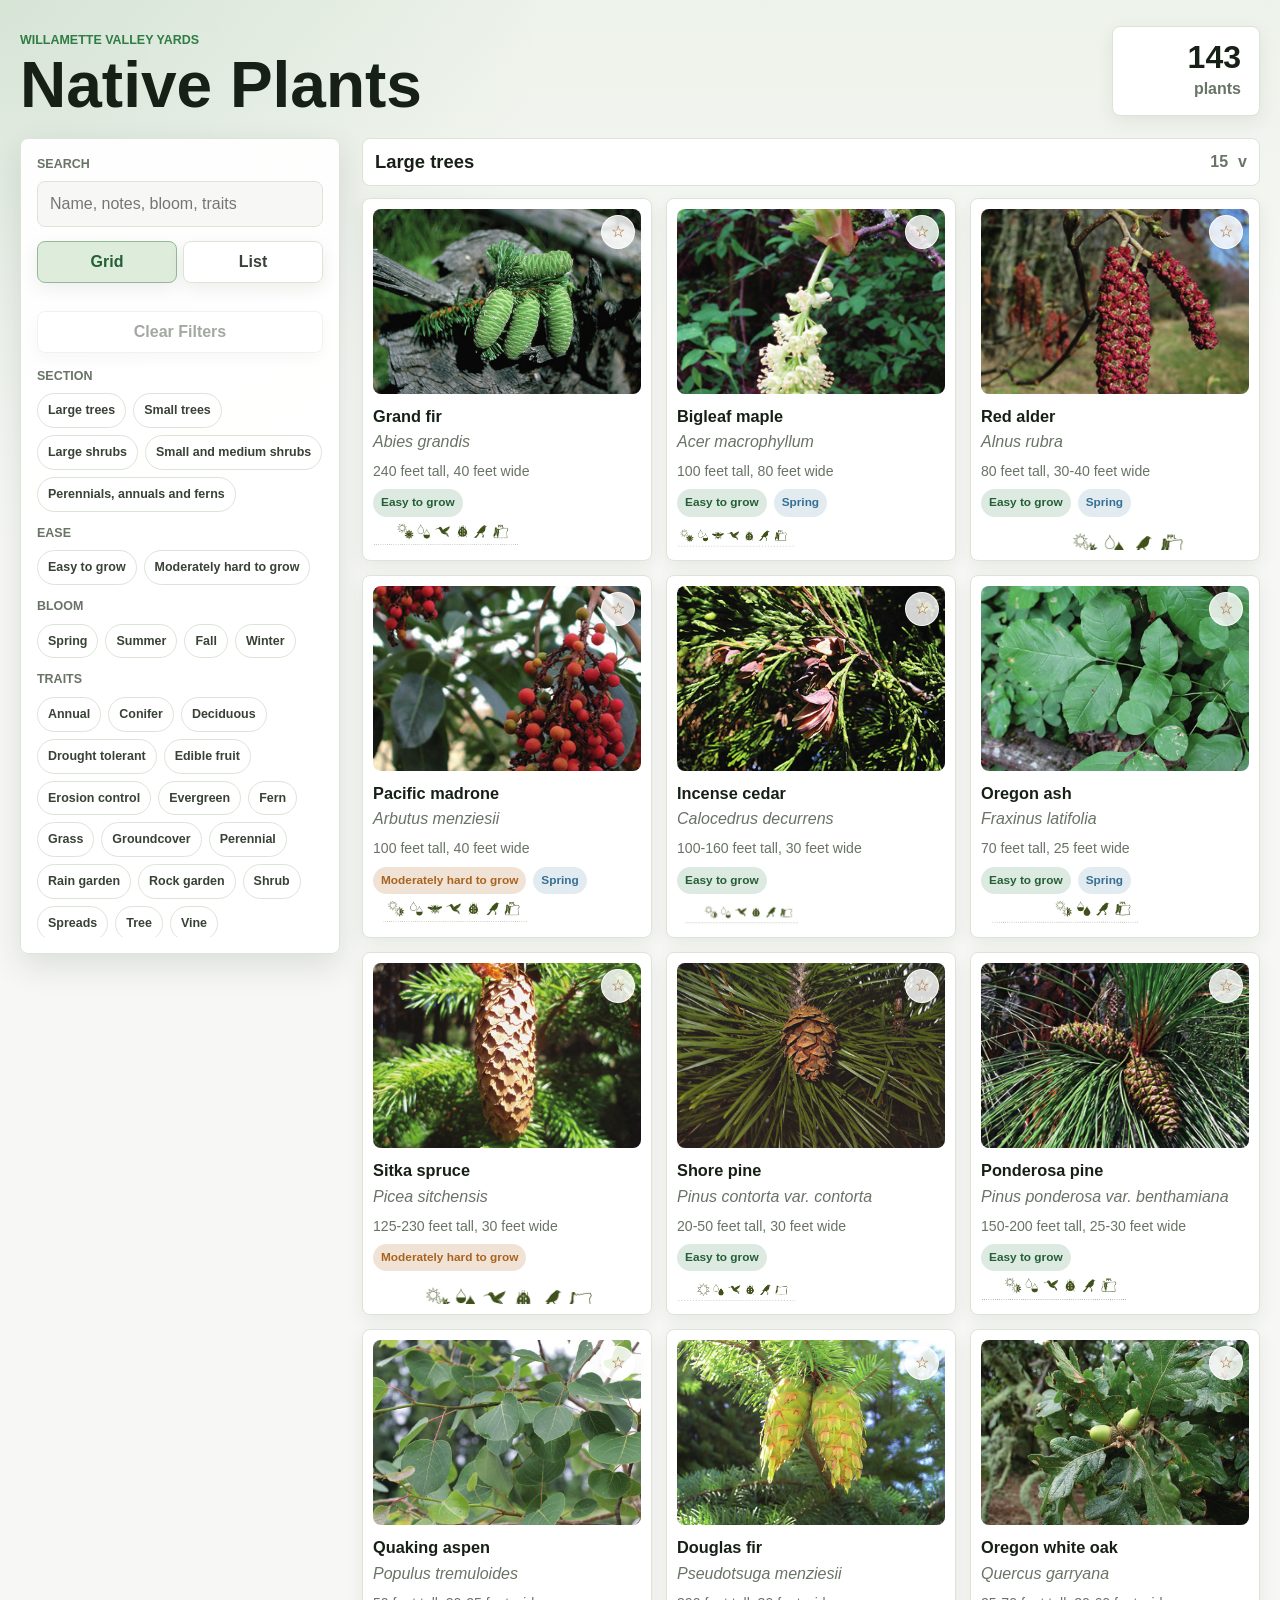
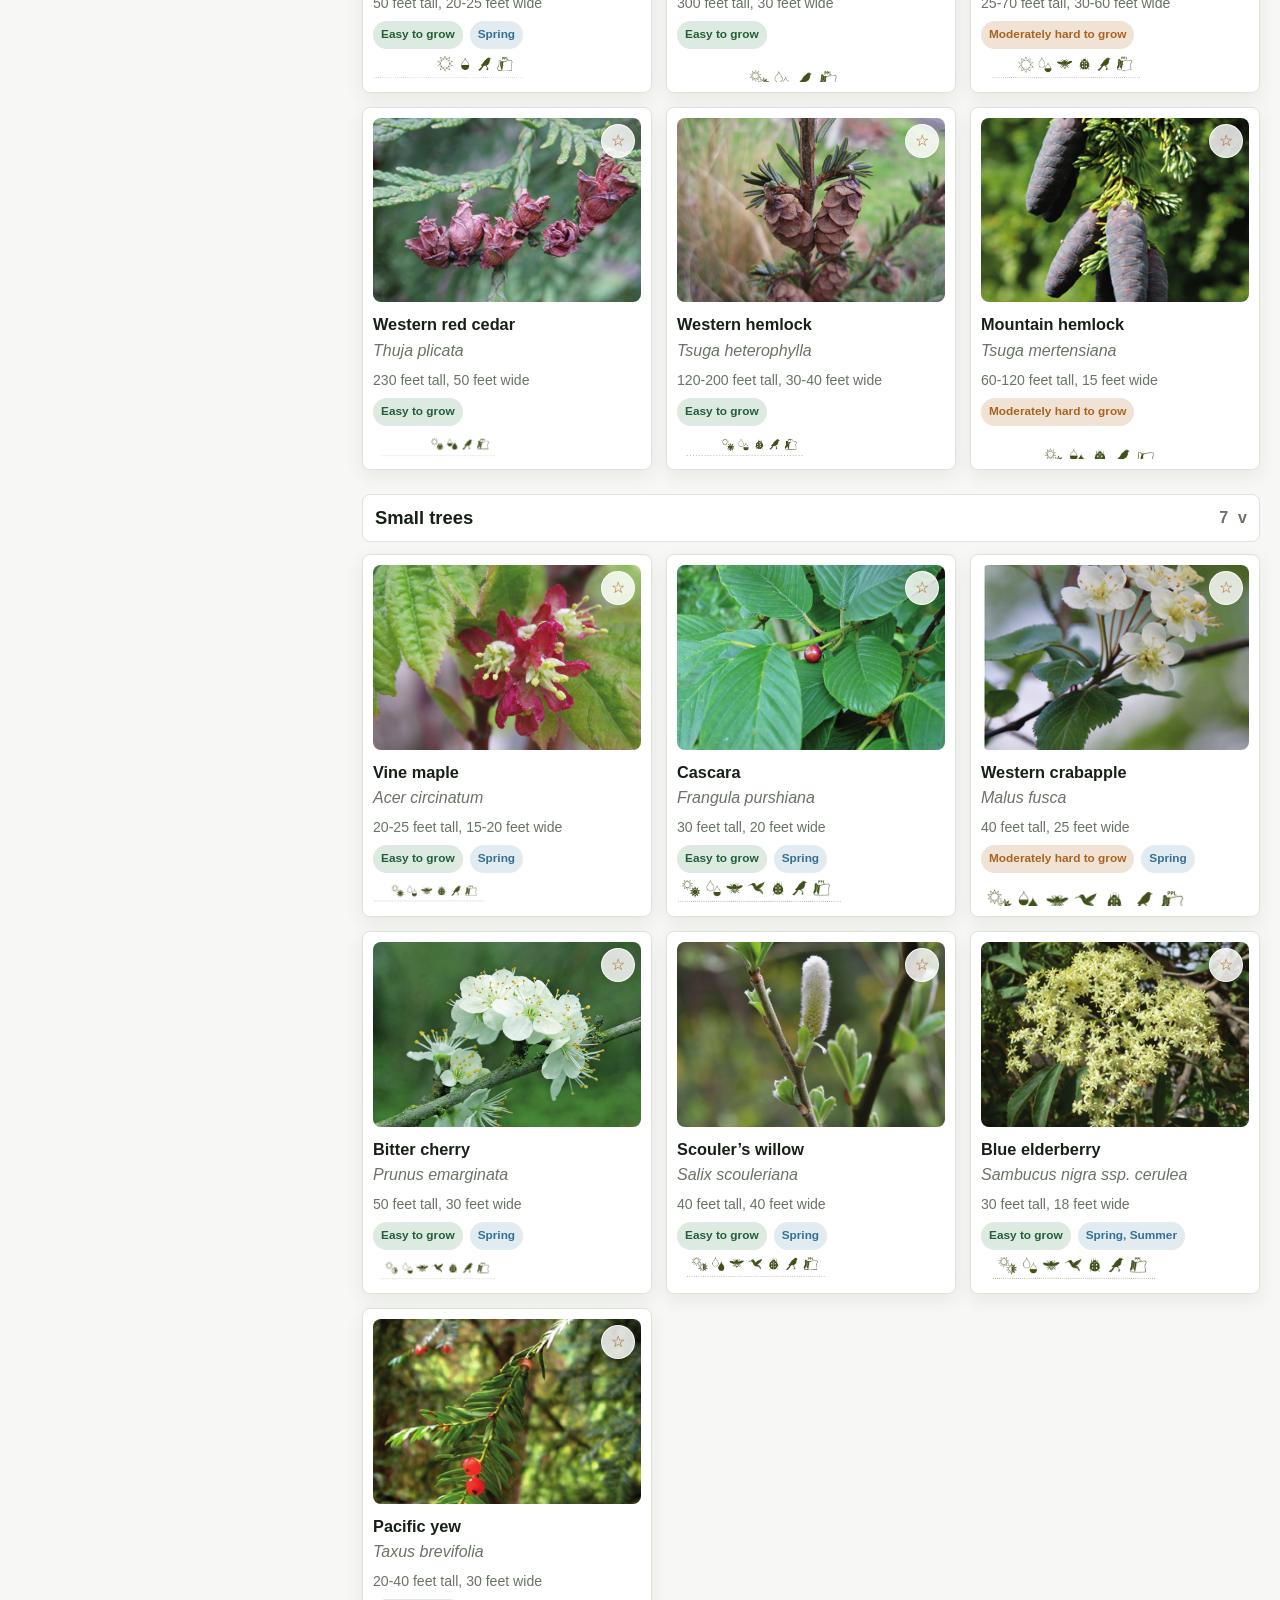
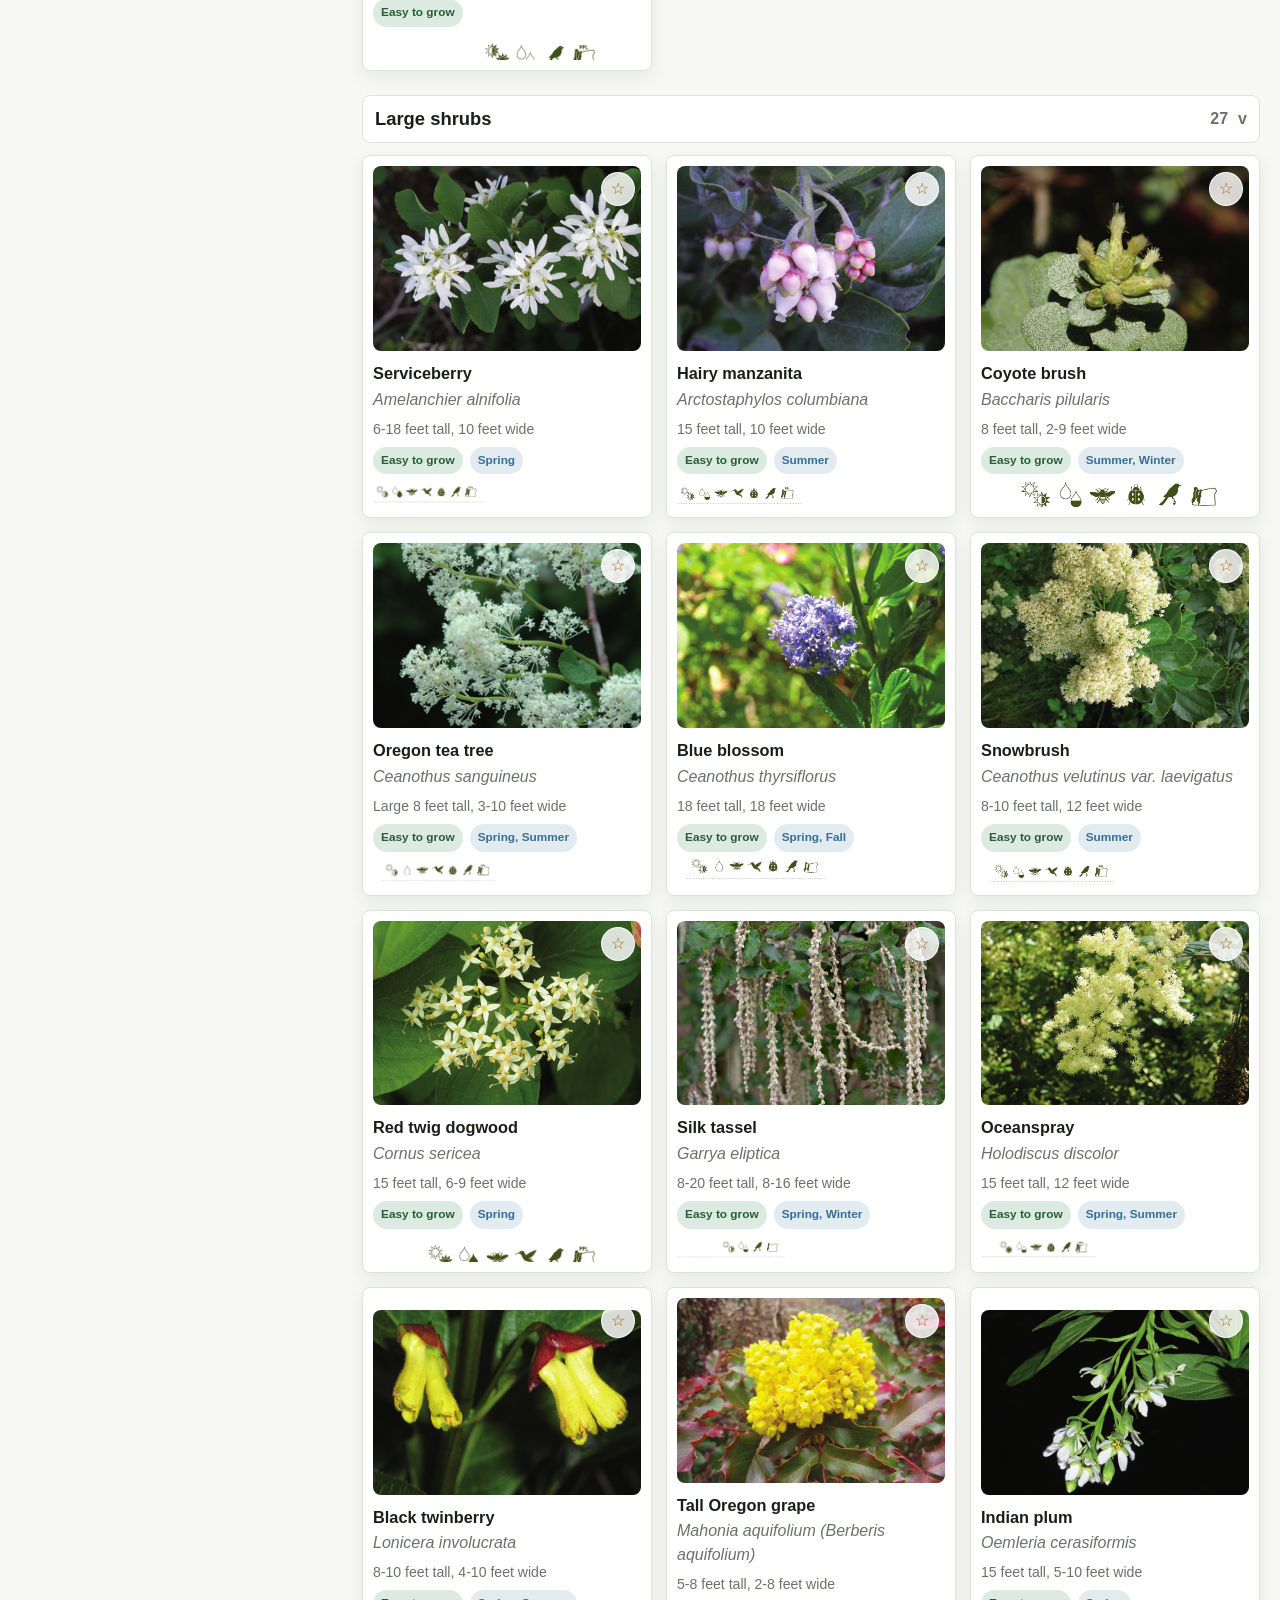
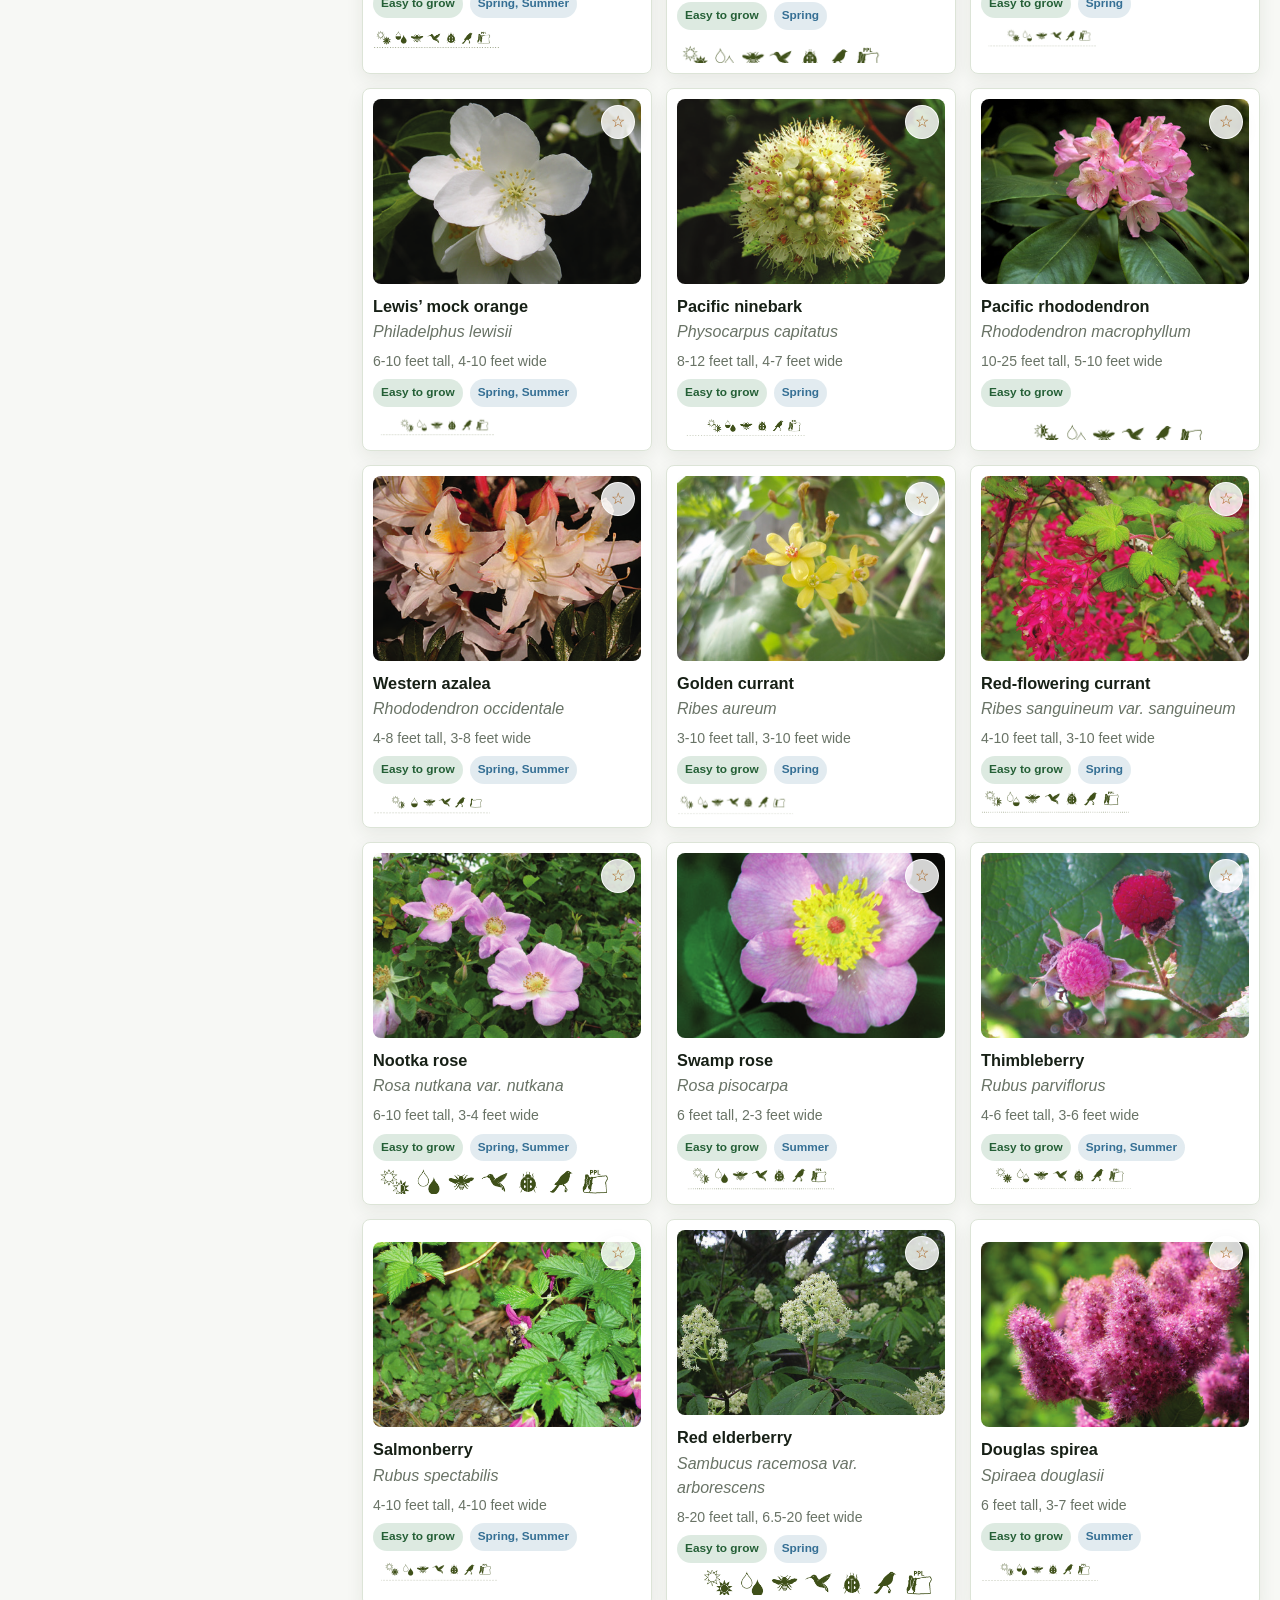
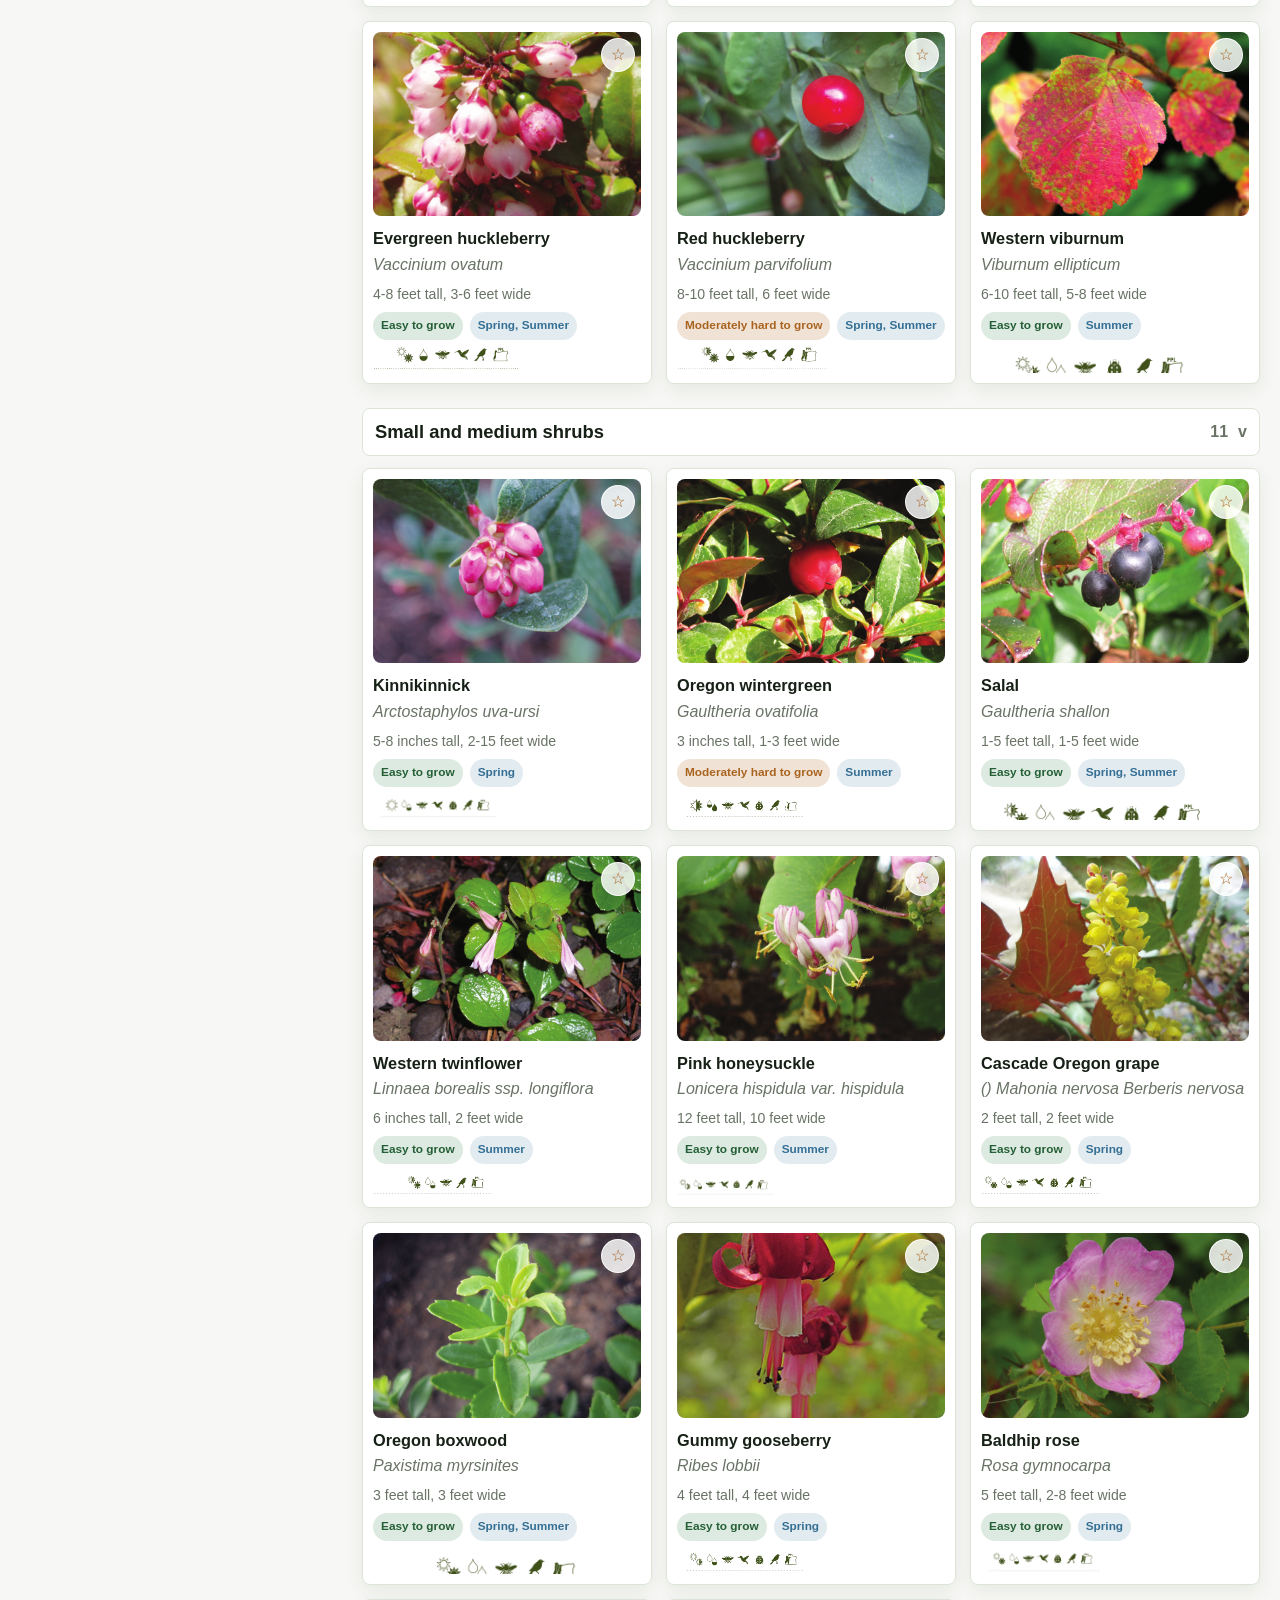
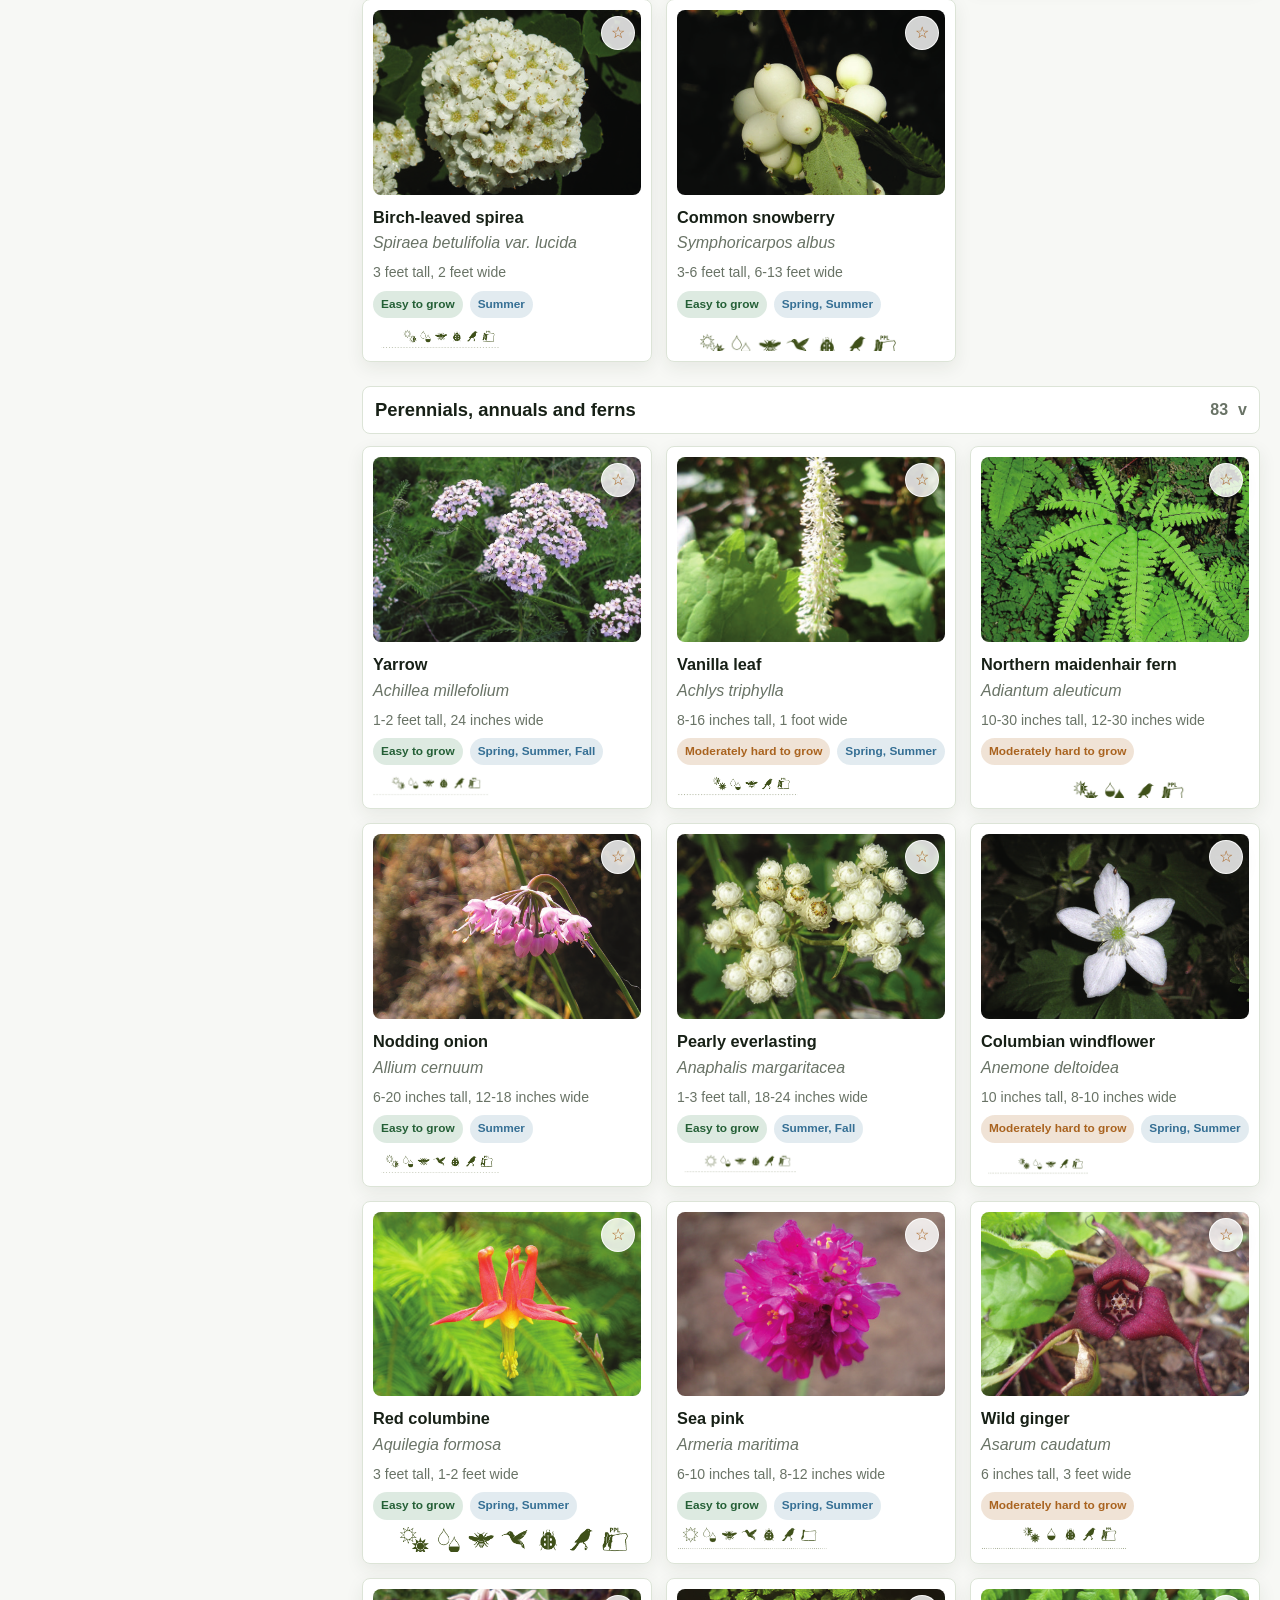
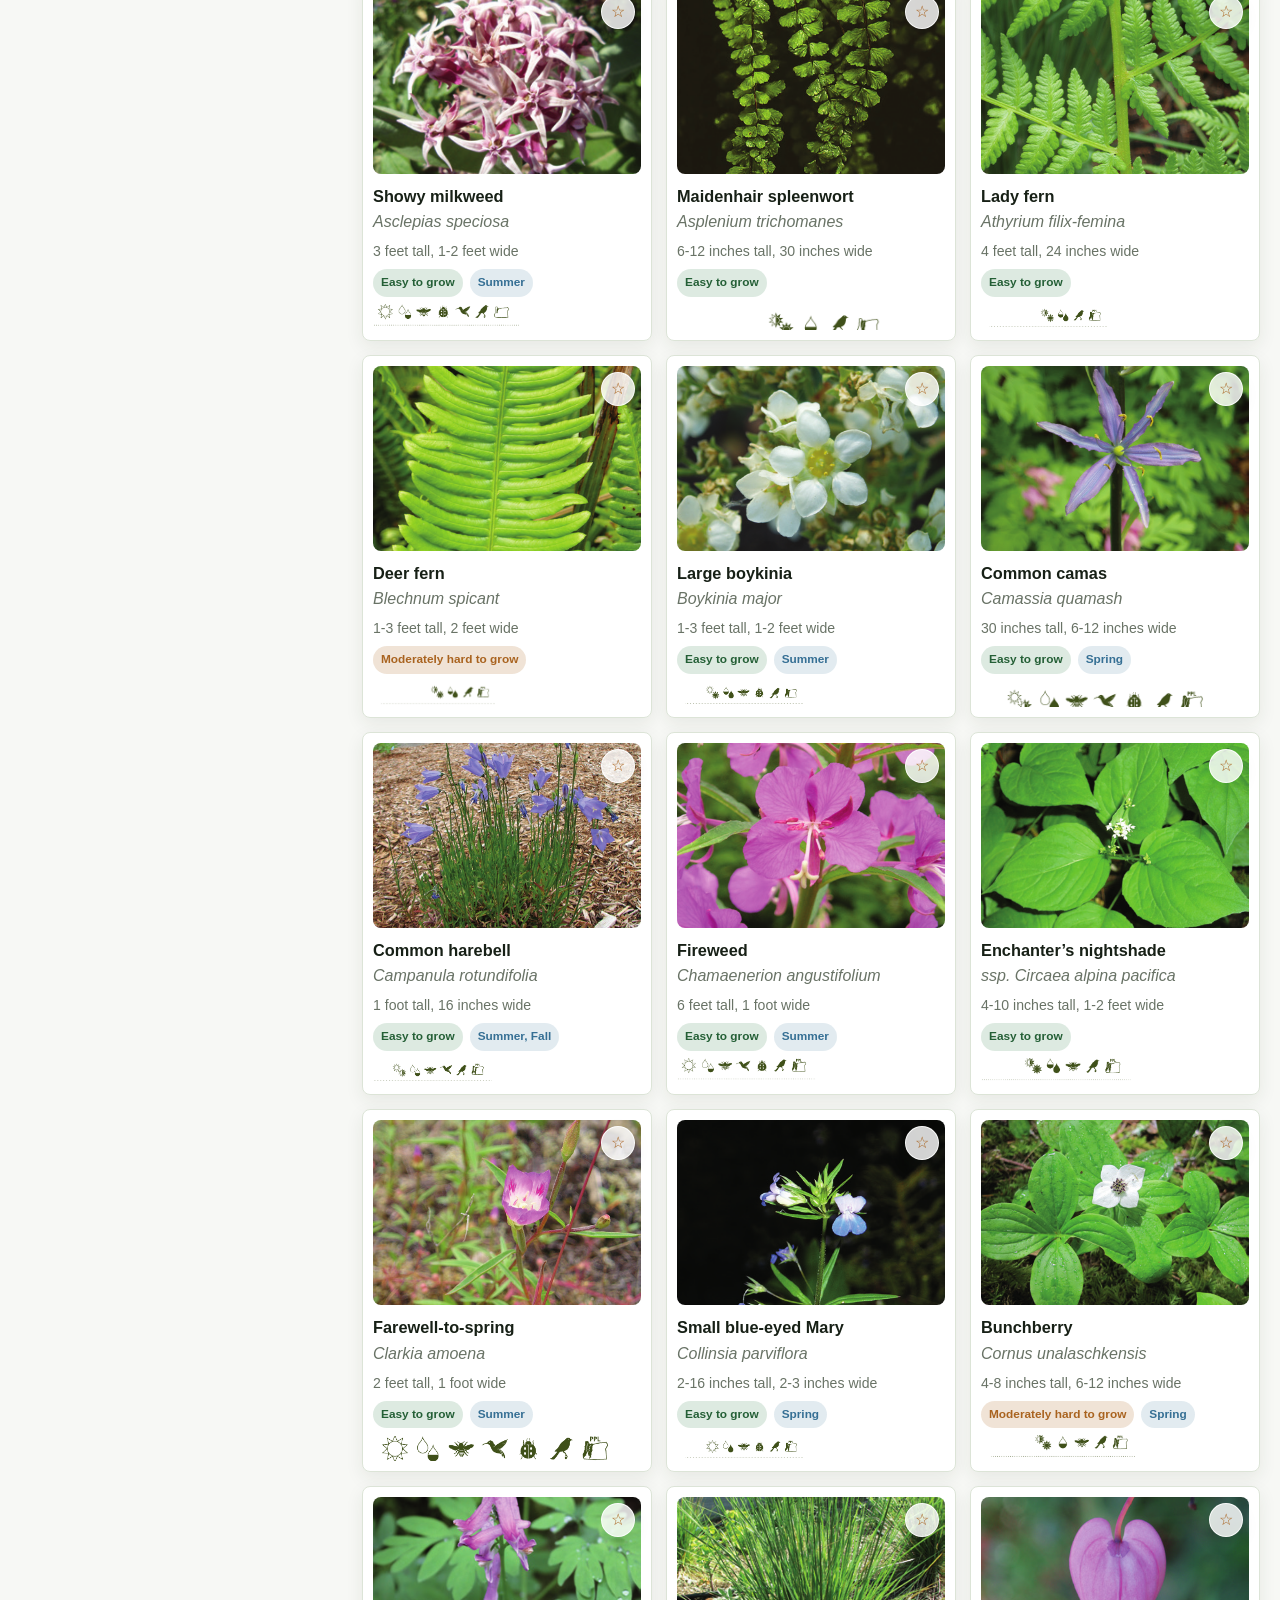
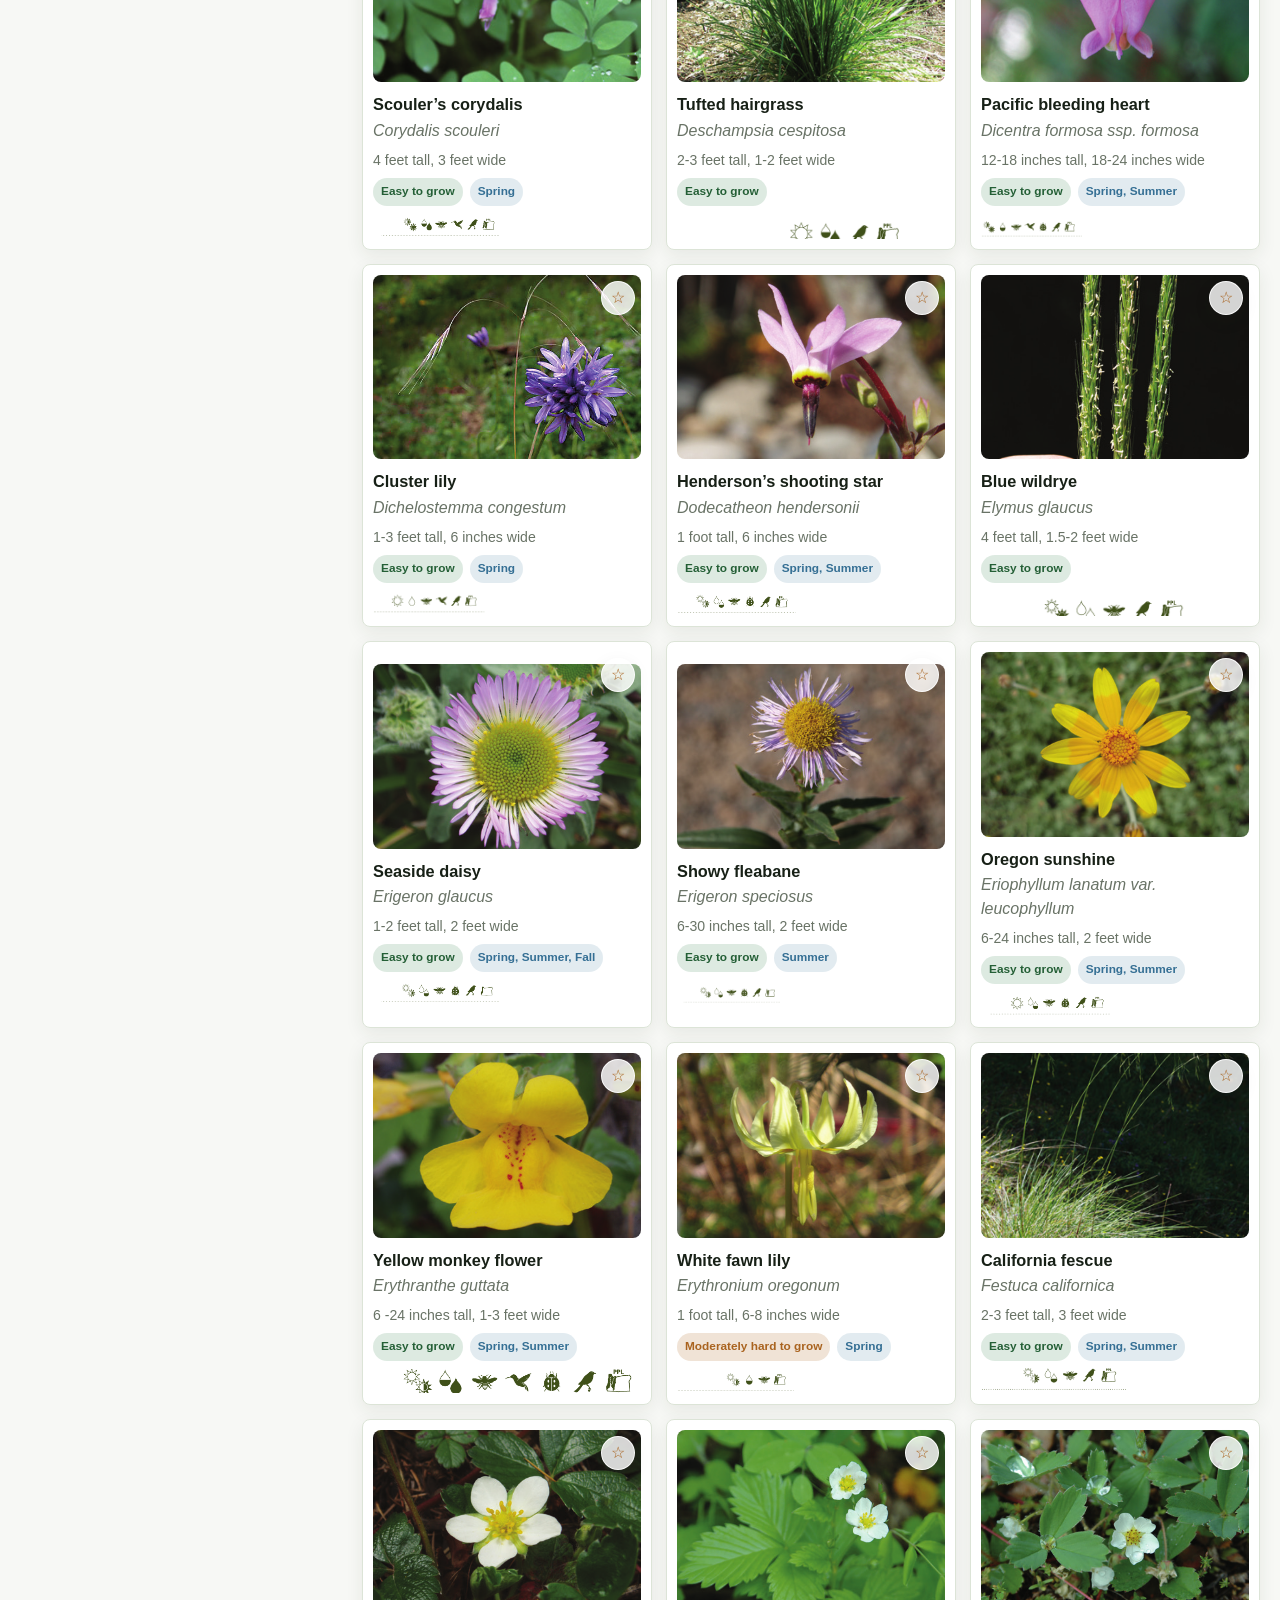
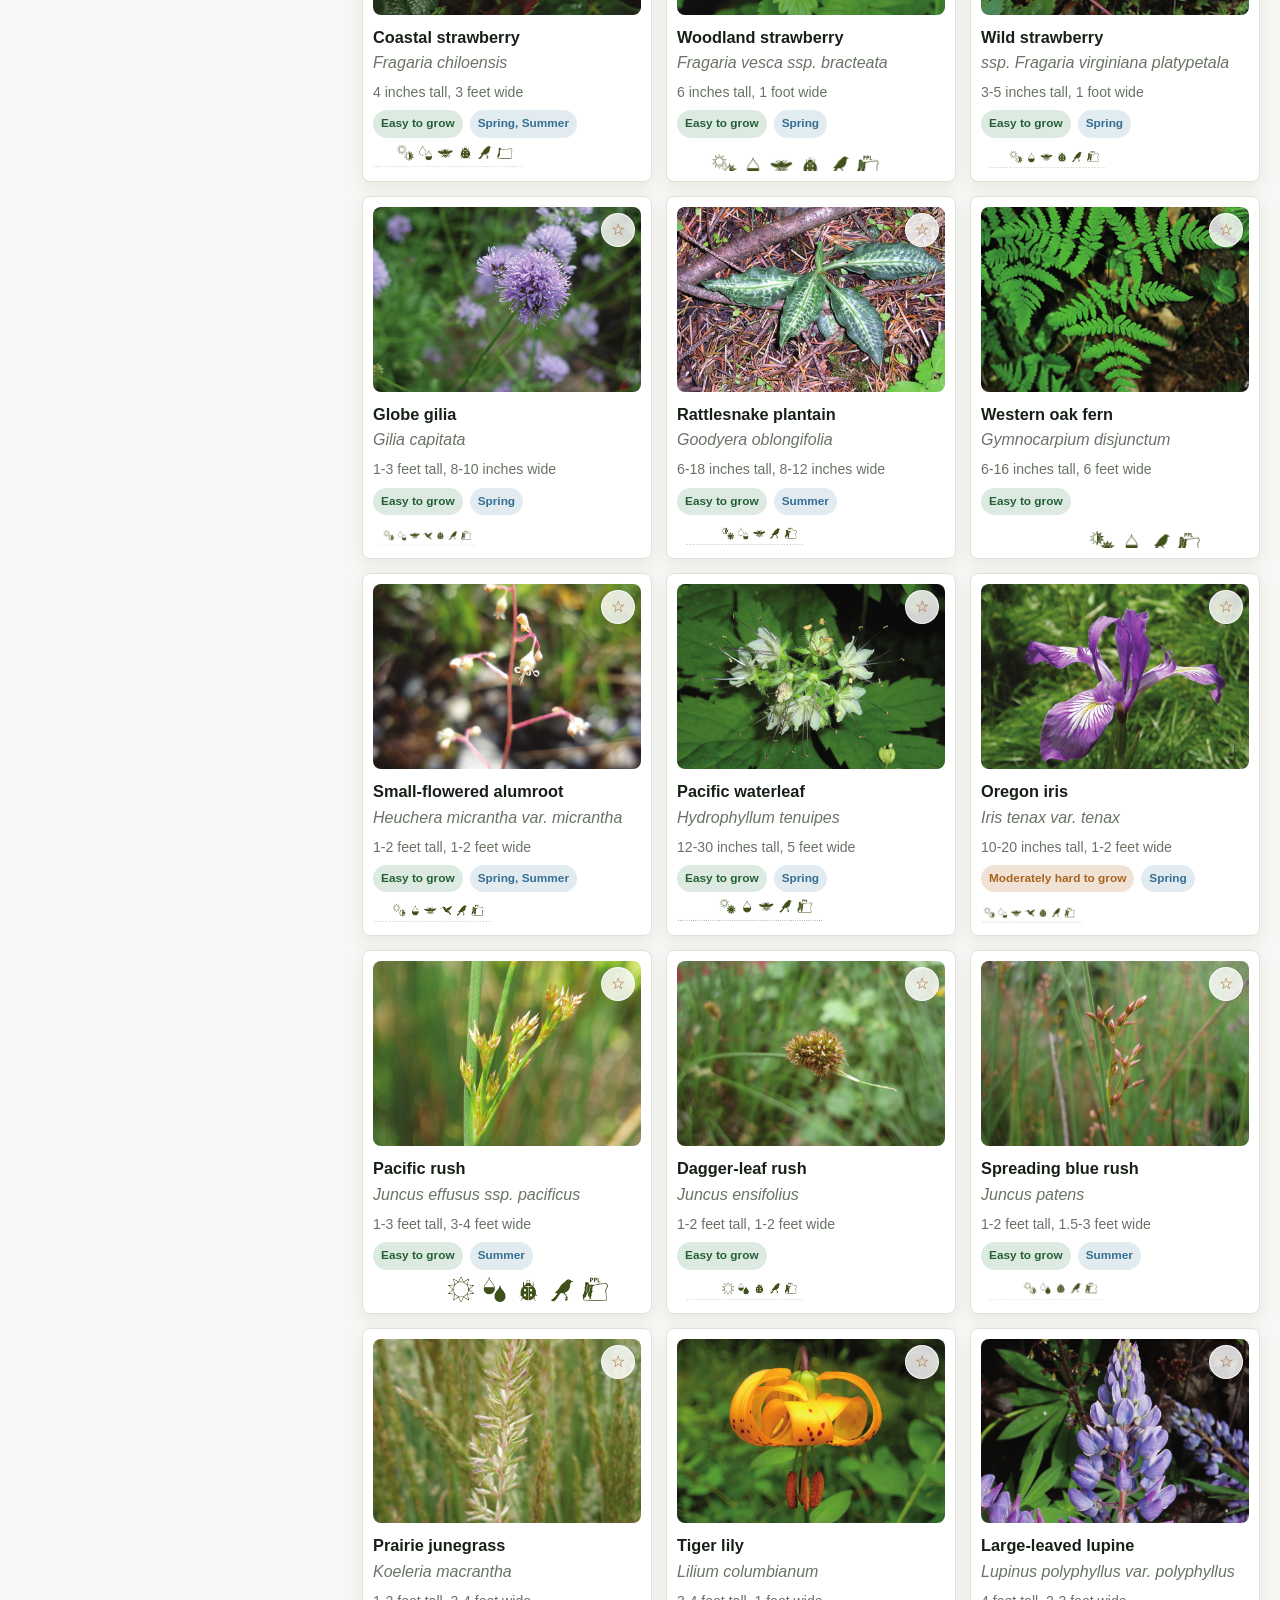
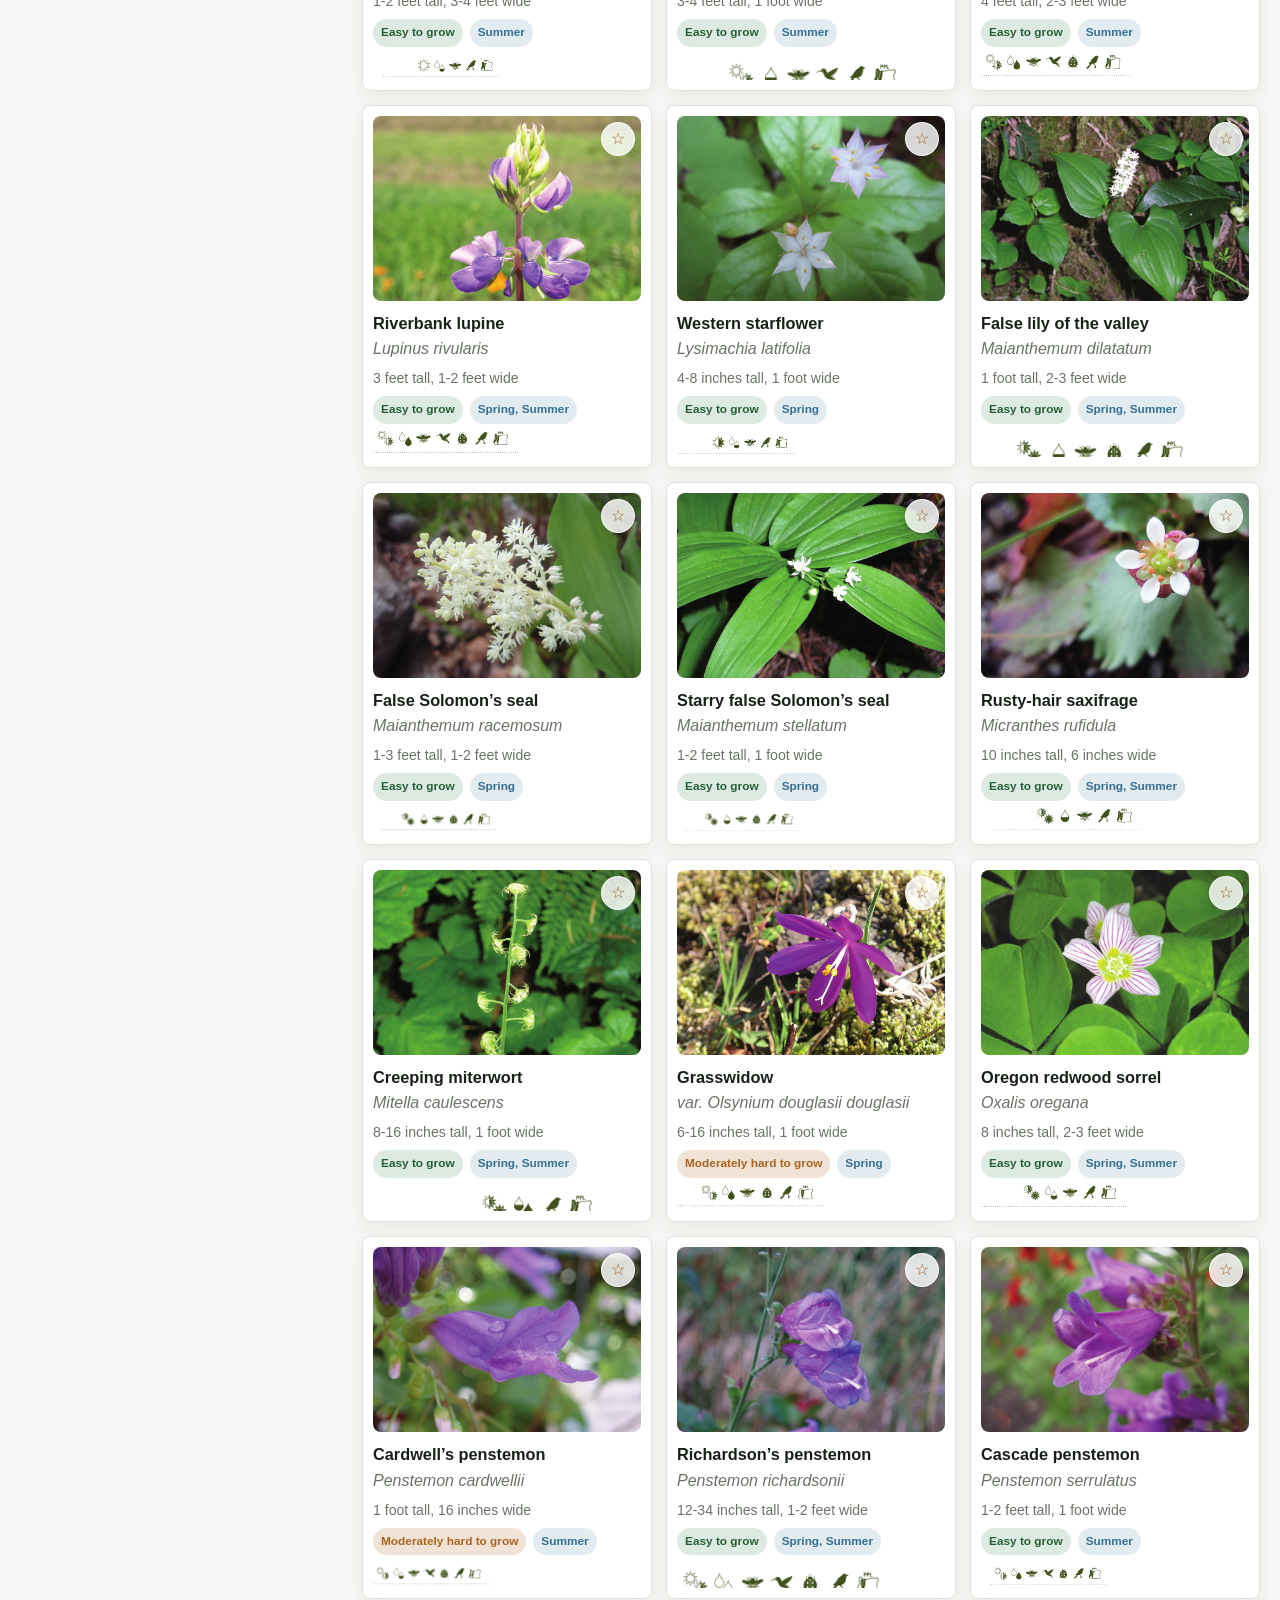
<file: web/index.html>
<!DOCTYPE html>
<html lang="en">
  <head>
    <meta charset="utf-8">
    <meta name="viewport" content="width=device-width, initial-scale=1">
    <meta name="description" content="Browse and filter Oregon native plants for Willamette Valley yards.">
    <meta property="og:type" content="website">
    <meta property="og:title" content="Native Plants">
    <meta property="og:description" content="A searchable Oregon native plant catalog with section, bloom, difficulty, and trait filters.">
    <meta property="og:image" content="images/vine-maple.png">
    <title>Native Plants</title>
    <link rel="stylesheet" href="styles.css">
    <script src="data/plants.js"></script>
    <script src="app.js" defer></script>
  </head>
  <body>
    <main class="app-shell">
      <section class="title-row" aria-labelledby="pageTitle">
        <div>
          <p class="eyebrow">Willamette Valley yards</p>
          <h1 id="pageTitle">Native Plants</h1>
        </div>
        <div class="summary-card" aria-live="polite">
          <strong id="visibleCount">0</strong>
          <span id="visibleLabel">plants</span>
        </div>
      </section>

      <section class="catalog-layout" aria-label="Plant catalog">
        <aside class="filter-panel" aria-label="Filters">
          <div class="filter-panel-top">
            <div>
              <p class="panel-eyebrow">Catalog Controls</p>
              <h2>Find Plants</h2>
            </div>
            <button id="mobileFilterToggle" class="mobile-filter-toggle" type="button" aria-expanded="false" aria-controls="filterGroups">Filters</button>
          </div>

          <div class="search-block">
            <label for="searchInput">Search</label>
            <input id="searchInput" type="search" autocomplete="off" placeholder="Name, notes, bloom, traits">
          </div>

          <div class="view-switch" role="group" aria-label="Layout">
            <button class="view-button is-active" type="button" data-layout="grid">Grid</button>
            <button class="view-button" type="button" data-layout="list">List</button>
          </div>

          <div id="activeFilters" class="active-filters" aria-live="polite"></div>

          <button id="clearFilters" class="clear-button" type="button" disabled>Clear Filters</button>

          <div id="filterGroups" class="filter-groups"></div>
        </aside>

        <section class="results-panel">
          <div id="sectionStack" class="section-stack"></div>
          <div id="emptyState" class="empty-state" hidden>
            <h2>No plants found</h2>
            <p>Clear a filter or search for a broader plant trait.</p>
          </div>
        </section>
      </section>
    </main>

    <dialog id="plantDialog" class="plant-dialog" aria-labelledby="dialogTitle">
      <div class="dialog-scroll">
        <div class="dialog-hero">
          <img id="dialogImage" alt="">
          <button id="closeDialog" class="dialog-close" type="button" aria-label="Close">Close</button>
        </div>
        <div class="dialog-body">
          <div class="dialog-title-row">
            <div>
              <p id="dialogSection" class="eyebrow"></p>
              <h2 id="dialogTitle"></h2>
              <p id="dialogScientific" class="scientific"></p>
            </div>
            <button id="dialogFavorite" class="favorite-toggle" type="button"></button>
          </div>

          <dl class="detail-grid">
            <div>
              <dt>Habit</dt>
              <dd id="dialogHabit"></dd>
            </div>
            <div>
              <dt>Size</dt>
              <dd id="dialogSize"></dd>
            </div>
            <div>
              <dt>Ease</dt>
              <dd id="dialogDifficulty"></dd>
            </div>
            <div>
              <dt>Bloom</dt>
              <dd id="dialogBloom"></dd>
            </div>
          </dl>

          <p id="dialogNotes" class="notes"></p>

          <div>
            <h3>Traits</h3>
            <div id="dialogTraits" class="trait-list"></div>
          </div>

          <div>
            <h3>Plant Cues</h3>
            <img id="dialogIcons" class="detail-icons" alt="">
          </div>

          <p id="dialogSource" class="source-note"></p>
        </div>
      </div>
    </dialog>
  </body>
</html>
</file>
<file: web/styles.css>
:root {
  color-scheme: light;
  --bg-primary: #f7f8f5;
  --bg-secondary: #edf2ea;
  --bg-card: #ffffff;
  --bg-hover: #f0f4ed;
  --text-primary: #172016;
  --text-secondary: #394237;
  --text-muted: #697366;
  --border-color: #dce4d7;
  --accent: #2f7d44;
  --accent-strong: #245f36;
  --accent-soft: #ddecdb;
  --blue: #356f94;
  --amber: #a9631f;
  --danger: #a14433;
  --shadow-sm: 0 6px 18px rgba(33, 45, 31, 0.08);
  --shadow-md: 0 12px 32px rgba(33, 45, 31, 0.12);
}

[data-theme="dark"] {
  color-scheme: dark;
  --bg-primary: #10140f;
  --bg-secondary: #151b13;
  --bg-card: #1b2319;
  --bg-hover: #243020;
  --text-primary: #f1f5ed;
  --text-secondary: #d3dccd;
  --text-muted: #9baa94;
  --border-color: #33402d;
  --accent: #82c776;
  --accent-strong: #a9dd9f;
  --accent-soft: #243a25;
  --blue: #7db8d6;
  --amber: #ddb06f;
  --danger: #df8b77;
  --shadow-sm: 0 10px 26px rgba(0, 0, 0, 0.28);
  --shadow-md: 0 18px 44px rgba(0, 0, 0, 0.38);
}

* {
  box-sizing: border-box;
}

body {
  margin: 0;
  background:
    radial-gradient(circle at top left, rgba(47, 125, 68, 0.12), transparent 34rem),
    linear-gradient(180deg, var(--bg-secondary), var(--bg-primary) 21rem);
  color: var(--text-secondary);
  font-family: -apple-system, BlinkMacSystemFont, "Segoe UI", Roboto, Oxygen, Ubuntu, sans-serif;
  line-height: 1.5;
}

button,
input {
  font: inherit;
}

button {
  cursor: pointer;
}

img {
  display: block;
  max-width: 100%;
}

.clear-button,
.view-button,
.filter-chip,
.section-toggle,
.favorite-toggle,
.dialog-close {
  border: 1px solid var(--border-color);
  background: var(--bg-card);
  color: var(--text-secondary);
  text-decoration: none;
  box-shadow: var(--shadow-sm);
  transition: background 0.2s ease, border-color 0.2s ease, color 0.2s ease, transform 0.2s ease;
}

.clear-button:hover:not(:disabled),
.view-button:hover,
.filter-chip:hover,
.section-toggle:hover,
.favorite-toggle:hover,
.dialog-close:hover {
  background: var(--bg-hover);
  color: var(--text-primary);
}

.app-shell {
  max-width: 1320px;
  margin: 0 auto;
  padding: 26px 20px 44px;
}

.title-row {
  display: flex;
  align-items: end;
  justify-content: space-between;
  gap: 18px;
  margin-bottom: 22px;
}

.eyebrow {
  margin: 0 0 5px;
  color: var(--accent);
  font-size: 0.78rem;
  font-weight: 800;
  letter-spacing: 0;
  text-transform: uppercase;
}

h1,
h2,
h3,
p {
  margin-top: 0;
}

h1 {
  margin-bottom: 0;
  color: var(--text-primary);
  font-size: clamp(2.2rem, 5vw, 4.5rem);
  line-height: 0.95;
}

h2,
h3 {
  color: var(--text-primary);
}

.summary-card {
  min-width: 148px;
  padding: 14px 18px;
  border: 1px solid var(--border-color);
  border-radius: 8px;
  background: var(--bg-card);
  box-shadow: var(--shadow-sm);
  text-align: right;
}

.summary-card strong {
  display: block;
  color: var(--text-primary);
  font-size: 2rem;
  line-height: 1;
}

.summary-card span {
  display: block;
  margin-top: 4px;
  color: var(--text-muted);
  font-weight: 700;
}

.catalog-layout {
  display: grid;
  grid-template-columns: minmax(260px, 320px) minmax(0, 1fr);
  gap: 22px;
  align-items: start;
}

.filter-panel {
  position: sticky;
  top: 16px;
  display: grid;
  gap: 14px;
  max-height: calc(100vh - 32px);
  overflow: auto;
  padding: 16px;
  border: 1px solid var(--border-color);
  border-radius: 8px;
  background: color-mix(in srgb, var(--bg-card) 92%, transparent);
  box-shadow: var(--shadow-md);
}

.filter-panel-top {
  display: none;
}

.panel-eyebrow {
  margin: 0 0 2px;
  color: var(--text-muted);
  font-size: 0.72rem;
  font-weight: 800;
  letter-spacing: 0;
  text-transform: uppercase;
}

.filter-panel-top h2 {
  margin: 0;
  font-size: 1.2rem;
  line-height: 1.15;
}

.mobile-filter-toggle {
  display: none;
  min-height: 38px;
  border: 1px solid var(--border-color);
  border-radius: 999px;
  background: var(--bg-hover);
  color: var(--text-secondary);
  padding: 7px 12px;
  font-size: 0.82rem;
  font-weight: 850;
  box-shadow: none;
}

.mobile-filter-toggle:hover {
  background: var(--bg-card);
  color: var(--text-primary);
}

.search-block {
  display: grid;
  gap: 7px;
}

.search-block label,
.filter-group-title,
.detail-grid dt {
  color: var(--text-muted);
  font-size: 0.78rem;
  font-weight: 800;
  letter-spacing: 0;
  text-transform: uppercase;
}

.search-block input {
  width: 100%;
  min-height: 44px;
  border: 1px solid var(--border-color);
  border-radius: 8px;
  background: var(--bg-primary);
  color: var(--text-primary);
  padding: 10px 12px;
  outline: none;
}

.search-block input:focus {
  border-color: var(--accent);
  box-shadow: 0 0 0 3px color-mix(in srgb, var(--accent) 18%, transparent);
}

.view-switch {
  display: grid;
  grid-template-columns: 1fr 1fr;
  gap: 6px;
}

.view-button,
.clear-button {
  min-height: 40px;
  border-radius: 8px;
  padding: 8px 10px;
  font-weight: 800;
}

.view-button.is-active {
  border-color: color-mix(in srgb, var(--accent) 42%, var(--border-color));
  background: var(--accent-soft);
  color: var(--accent-strong);
}

.clear-button:disabled {
  cursor: default;
  opacity: 0.46;
}

.active-filters {
  display: flex;
  flex-wrap: wrap;
  gap: 8px;
}

.active-filter {
  border: 1px solid color-mix(in srgb, var(--accent) 34%, var(--border-color));
  border-radius: 999px;
  background: var(--accent-soft);
  color: var(--accent-strong);
  padding: 5px 9px;
  font-size: 0.78rem;
  font-weight: 800;
}

.filter-groups {
  display: grid;
  gap: 12px;
}

.filter-group {
  display: grid;
  gap: 8px;
}

.filter-chip-list {
  display: flex;
  flex-wrap: wrap;
  gap: 7px;
}

.filter-group[data-filter="traits"] .filter-chip-list {
  max-height: 240px;
  overflow: auto;
  padding-right: 4px;
}

.filter-chip {
  min-height: 34px;
  border-radius: 999px;
  padding: 7px 10px;
  font-size: 0.78rem;
  font-weight: 800;
  box-shadow: none;
}

.filter-chip.is-selected {
  border-color: color-mix(in srgb, var(--accent) 46%, var(--border-color));
  background: var(--accent-soft);
  color: var(--accent-strong);
}

.section-stack {
  display: grid;
  gap: 24px;
}

.plant-section {
  display: grid;
  gap: 12px;
}

.section-toggle {
  display: grid;
  grid-template-columns: minmax(0, 1fr) auto auto;
  align-items: center;
  gap: 10px;
  width: 100%;
  min-height: 48px;
  border-radius: 8px;
  padding: 8px 12px;
  text-align: left;
  box-shadow: none;
}

.section-toggle strong {
  color: var(--text-primary);
  font-size: 1.15rem;
}

.section-count {
  color: var(--text-muted);
  font-weight: 800;
}

.section-chevron {
  color: var(--text-muted);
  font-weight: 900;
}

.plant-grid {
  display: grid;
  grid-template-columns: repeat(auto-fill, minmax(220px, 1fr));
  gap: 14px;
}

.plant-list {
  display: grid;
  gap: 10px;
}

.plant-card,
.plant-row {
  position: relative;
  min-width: 0;
  border: 1px solid var(--border-color);
  border-radius: 8px;
  background: var(--bg-card);
  box-shadow: var(--shadow-sm);
  overflow: hidden;
}

.plant-card-main,
.plant-row-main {
  display: block;
  width: 100%;
  min-width: 0;
  border: 0;
  background: transparent;
  color: inherit;
  text-align: left;
}

.plant-card-main {
  height: 100%;
  padding: 10px;
}

.plant-card:hover,
.plant-row:hover {
  transform: translateY(-2px);
  box-shadow: var(--shadow-md);
}

.plant-card img.plant-photo {
  width: 100%;
  aspect-ratio: 1.45;
  border-radius: 8px;
  background: var(--bg-hover);
  object-fit: cover;
}

.plant-card-content {
  display: grid;
  gap: 7px;
  padding-top: 10px;
}

.plant-name-line {
  min-width: 0;
}

.plant-name {
  margin: 0;
  color: var(--text-primary);
  font-size: 1.02rem;
  font-weight: 850;
  overflow-wrap: anywhere;
}

.scientific {
  margin: 2px 0 0;
  color: var(--text-muted);
  font-style: italic;
}

.size-line,
.habit-line,
.bloom-line {
  margin: 0;
  color: var(--text-muted);
  font-size: 0.88rem;
}

.badge-row {
  display: flex;
  flex-wrap: wrap;
  gap: 7px;
  align-items: center;
}

.difficulty-badge,
.bloom-badge {
  display: inline-flex;
  align-items: center;
  min-height: 26px;
  border-radius: 999px;
  padding: 5px 8px;
  font-size: 0.74rem;
  font-weight: 850;
}

.difficulty-badge.easy {
  background: color-mix(in srgb, var(--accent) 16%, transparent);
  color: var(--accent-strong);
}

.difficulty-badge.moderate {
  background: color-mix(in srgb, var(--amber) 18%, transparent);
  color: var(--amber);
}

.bloom-badge {
  background: color-mix(in srgb, var(--blue) 14%, transparent);
  color: var(--blue);
}

.icon-strip {
  width: 100%;
  height: 26px;
  object-fit: contain;
  object-position: left center;
}

.favorite-button {
  position: absolute;
  top: 16px;
  right: 16px;
  display: grid;
  place-items: center;
  width: 34px;
  height: 34px;
  border: 1px solid color-mix(in srgb, var(--bg-card) 86%, transparent);
  border-radius: 50%;
  background: color-mix(in srgb, var(--bg-card) 82%, transparent);
  color: var(--amber);
  box-shadow: var(--shadow-sm);
}

.favorite-button.is-favorite,
.favorite-toggle.is-favorite {
  border-color: color-mix(in srgb, var(--amber) 44%, var(--border-color));
  background: color-mix(in srgb, var(--amber) 20%, var(--bg-card));
  color: var(--amber);
}

.plant-row-main {
  display: grid;
  grid-template-columns: 112px minmax(0, 1fr);
  gap: 12px;
  min-height: 132px;
  padding: 10px;
}

.plant-row .plant-photo {
  width: 112px;
  height: 112px;
  border-radius: 8px;
  object-fit: cover;
}

.plant-row-content {
  display: grid;
  align-content: start;
  gap: 5px;
  min-width: 0;
  padding-right: 38px;
}

.empty-state {
  border: 1px solid var(--border-color);
  border-radius: 8px;
  background: var(--bg-card);
  box-shadow: var(--shadow-sm);
  padding: 34px;
  text-align: center;
}

.empty-state p {
  margin-bottom: 0;
  color: var(--text-muted);
}

.plant-dialog {
  width: min(900px, calc(100vw - 28px));
  max-height: calc(100vh - 28px);
  padding: 0;
  border: 1px solid var(--border-color);
  border-radius: 8px;
  background: var(--bg-card);
  color: var(--text-secondary);
  box-shadow: var(--shadow-md);
  overflow: hidden;
}

.plant-dialog::backdrop {
  background: rgba(12, 18, 12, 0.62);
}

.dialog-scroll {
  max-height: calc(100vh - 28px);
  overflow: auto;
}

.dialog-hero {
  position: relative;
  background: var(--bg-hover);
}

.dialog-hero img {
  width: 100%;
  height: clamp(220px, 36vw, 360px);
  object-fit: cover;
}

.dialog-close {
  position: absolute;
  top: 14px;
  right: 14px;
  min-height: 36px;
  border-radius: 999px;
  padding: 7px 12px;
  font-weight: 800;
}

.dialog-body {
  display: grid;
  gap: 18px;
  padding: 24px;
}

.dialog-title-row {
  display: grid;
  grid-template-columns: minmax(0, 1fr) auto;
  gap: 16px;
  align-items: start;
}

.dialog-title-row h2 {
  margin-bottom: 2px;
  font-size: clamp(1.7rem, 4vw, 2.8rem);
  line-height: 1.02;
}

.favorite-toggle {
  min-width: 92px;
  min-height: 42px;
  border-radius: 8px;
  padding: 8px 12px;
  font-weight: 850;
}

.detail-grid {
  display: grid;
  grid-template-columns: repeat(4, minmax(0, 1fr));
  gap: 10px;
  margin: 0;
}

.detail-grid div {
  min-width: 0;
  border: 1px solid var(--border-color);
  border-radius: 8px;
  background: var(--bg-primary);
  padding: 12px;
}

.detail-grid dd {
  margin: 4px 0 0;
  color: var(--text-primary);
  font-weight: 750;
  overflow-wrap: anywhere;
}

.notes {
  margin-bottom: 0;
  color: var(--text-primary);
  font-size: 1.05rem;
}

.trait-list {
  display: flex;
  flex-wrap: wrap;
  gap: 8px;
}

.trait-pill {
  border-radius: 999px;
  background: var(--bg-hover);
  color: var(--text-secondary);
  padding: 6px 10px;
  font-size: 0.82rem;
  font-weight: 800;
}

.detail-icons {
  width: min(496px, 100%);
  height: auto;
  border-radius: 8px;
  background: var(--bg-primary);
}

.source-note {
  margin-bottom: 0;
  color: var(--text-muted);
  font-size: 0.88rem;
}

@media (max-width: 880px) {
  .title-row {
    align-items: stretch;
    flex-direction: column;
    gap: 14px;
    margin-bottom: 18px;
  }

  .summary-card {
    text-align: left;
  }

  .catalog-layout {
    grid-template-columns: 1fr;
  }

  .filter-panel {
    position: relative;
    top: auto;
    max-height: none;
  }

  .filter-panel-top {
    display: flex;
    align-items: center;
    justify-content: space-between;
    gap: 14px;
  }

  .mobile-filter-toggle {
    display: inline-flex;
    align-items: center;
    justify-content: center;
    flex-shrink: 0;
  }

  .filter-panel:not(.mobile-filters-open) .filter-groups {
    display: none;
  }

  .filter-panel:not(.mobile-filters-open):not(.has-active-filters):not(.has-search) .active-filters,
  .filter-panel:not(.mobile-filters-open):not(.has-active-filters):not(.has-search) .clear-button {
    display: none;
  }

  .filter-panel.mobile-filters-open .mobile-filter-toggle {
    border-color: color-mix(in srgb, var(--accent) 42%, var(--border-color));
    background: var(--accent-soft);
    color: var(--accent-strong);
  }

  .detail-grid {
    grid-template-columns: repeat(2, minmax(0, 1fr));
  }
}

@media (max-width: 560px) {
  .app-shell {
    padding: 22px 20px 36px;
  }

  h1 {
    font-size: 2.55rem;
    line-height: 1;
  }

  .summary-card {
    padding: 12px 16px;
  }

  .summary-card strong {
    font-size: 1.8rem;
  }

  .filter-panel {
    padding: 14px;
  }

  .search-block input {
    min-height: 42px;
  }

  .plant-grid {
    grid-template-columns: 1fr;
  }

  .plant-row-main {
    grid-template-columns: 88px minmax(0, 1fr);
  }

  .plant-row .plant-photo {
    width: 88px;
    height: 88px;
  }

  .detail-grid {
    grid-template-columns: 1fr;
  }

  .dialog-body {
    padding: 18px;
  }
}
</file>
